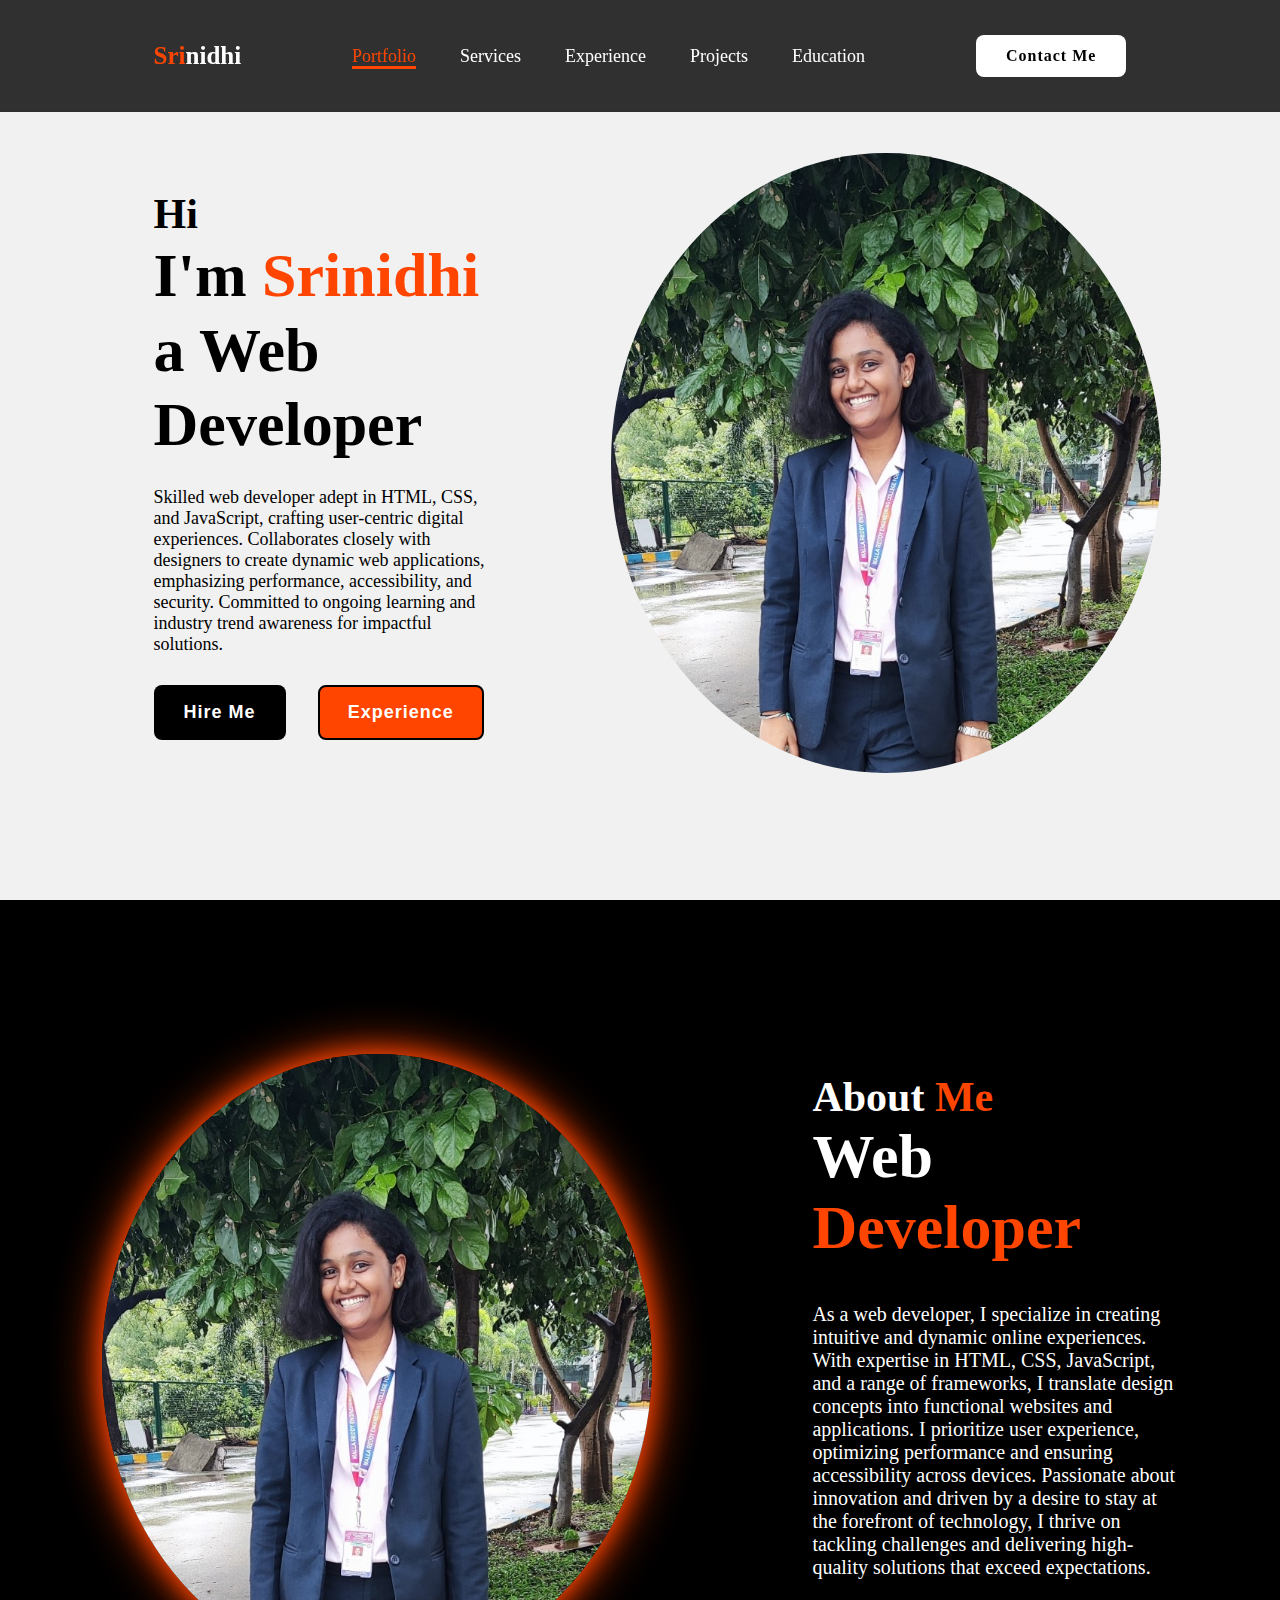
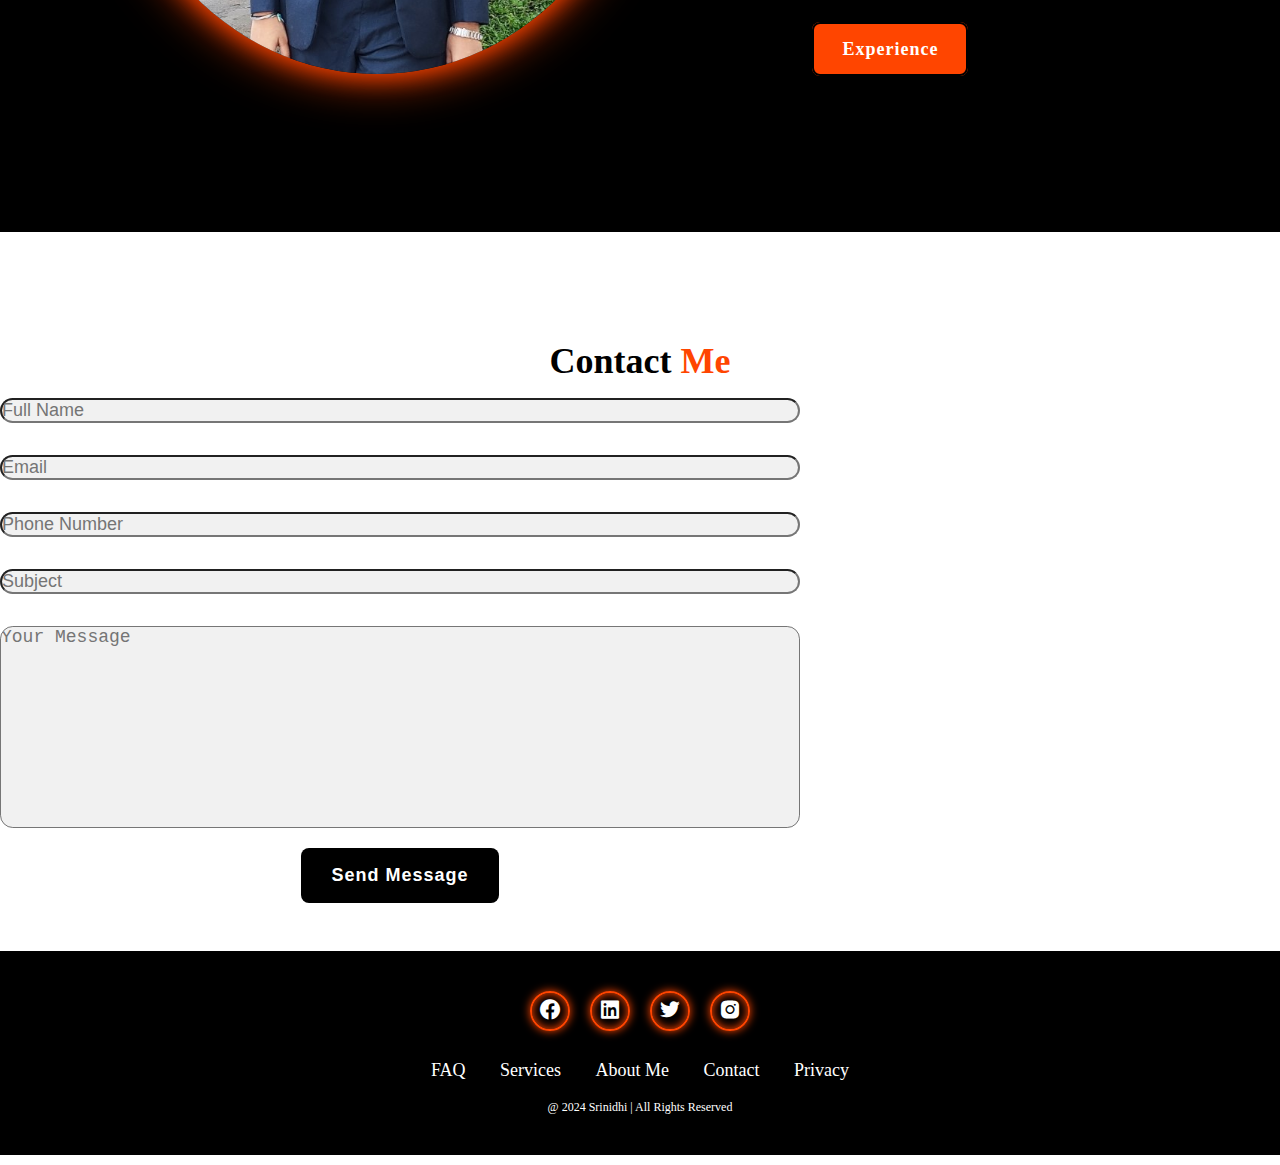
<file: task 1/index.html>
<!DOCTYPE html>
<html lang="en">
<head>
    <meta charset="UTF-8">
    <meta name="viewport" content="width=device-width, initial-scale=1.0">
    <title>My Portfolio</title>
    <link rel="stylesheet" href="style.css">
    <link href='https://unpkg.com/boxicons@2.1.4/css/boxicons.min.css' rel='stylesheet'>
</head>
<body>
    <header class="header">
        <a href="a" class="logo"><span>Sri</span>nidhi</a>
        <nav class="navbar">
            <a href="#" class="active">Portfolio</a>
            <a href="#">Services</a>
            <a href="#">Experience</a>
            <a href="#">Projects</a> 
            <a href="#">Education</a>
        </nav>
        <a href="#" class="contact">Contact Me</a>
    </header>

    <section class="home">
        <div class="home-content">
            <h3>Hi</h3>

            <h1>I'm <span>Srinidhi<br></span>a Web Developer</h1>

            <p>Skilled web developer adept in HTML, CSS, and JavaScript, crafting user-centric digital experiences. Collaborates closely with designers to create dynamic web applications, emphasizing performance, accessibility, and security. Committed to ongoing learning and industry trend awareness for impactful solutions.</p>

            <div class="btn-box">
                <button class="btn-1">Hire Me</button>
                <button class="btn-2">Experience</button>
            </div>
        </div>
        <div class="img-box">
            <img src="image.jpg" alt="">
        </div>
    </section>

    <section class="about">

        <div class="about-img">
            <img src="image.jpg" alt="">
        </div>

        <div class="about-content">
            <h2 class="heading">About <span>Me</span></h2>
            <h3>Web <span>Developer</span></h3>
            <p>As a web developer, I specialize in creating intuitive and dynamic online experiences. With expertise in HTML, CSS, JavaScript, and a range of frameworks, I translate design concepts into functional websites and applications. I prioritize user experience, optimizing performance and ensuring accessibility across devices. Passionate about innovation and driven by a desire to stay at the forefront of technology, I thrive on tackling challenges and delivering high-quality solutions that exceed expectations.</p>
            <a href="#" class="btn-2">Experience</a>
        </div>
    </section>
    <section class="contact-form">
        <h2 class="contact-me">Contact <span> Me</span></h2>
        <form action="#">

            <div class="input-box">
                <input type="text" placeholder="Full Name">
                <input type="email"placeholder="Email">
            </div>

            <div class="input-box">
                <input type="number" placeholder="Phone Number">
                <input type="text"placeholder="Subject">
            </div>
            <textarea name="" id="" cols="30" rows="10" placeholder="Your Message"></textarea>
            <input type="submit" value="Send Message" class="btn-1">
        </form>
    </section>

    <footer class="footer">

        <div class="social">
            <a href="#"><i class='bx bxl-facebook-circle'></i></a>
            <a href="#"><i class='bx bxl-linkedin-square' ></i></a>
            <a href="#"><i class='bx bxl-twitter' ></i></a>
            <a href="#"><i class='bx bxl-instagram-alt' ></i></a>
        </div>

        <ul class="list">
            <li>
                <a href="#">FAQ</a>
            </li>
            <li>
                <a href="#">Services</a>
            </li>
            <li>
                <a href="#">About Me</a>
            </li>
            <li>
                <a href="#">Contact</a>
            </li>
            <li>
                <a href="#">Privacy</a>
            </li>
        </ul>

        <p class="copyright">@ 2024 Srinidhi | All Rights Reserved</p>
    </footer>
</body>
</html>
</file>
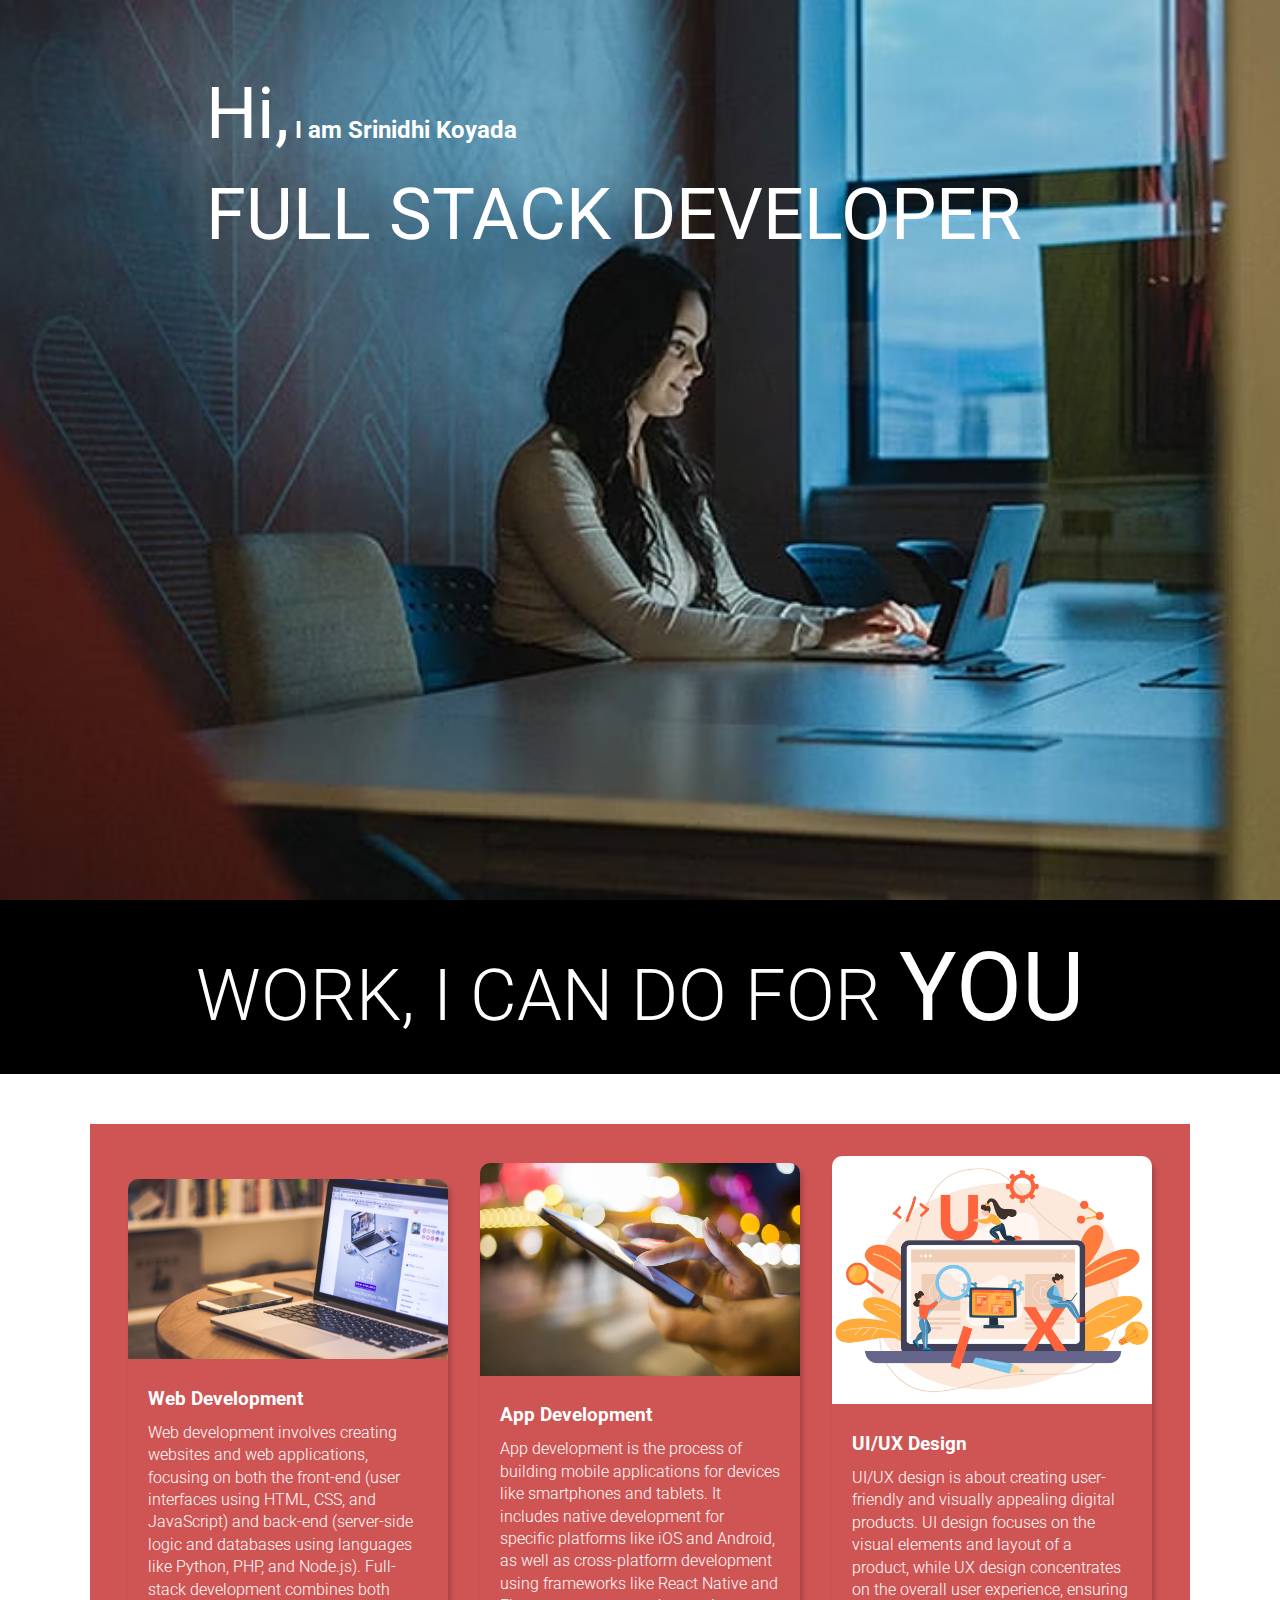
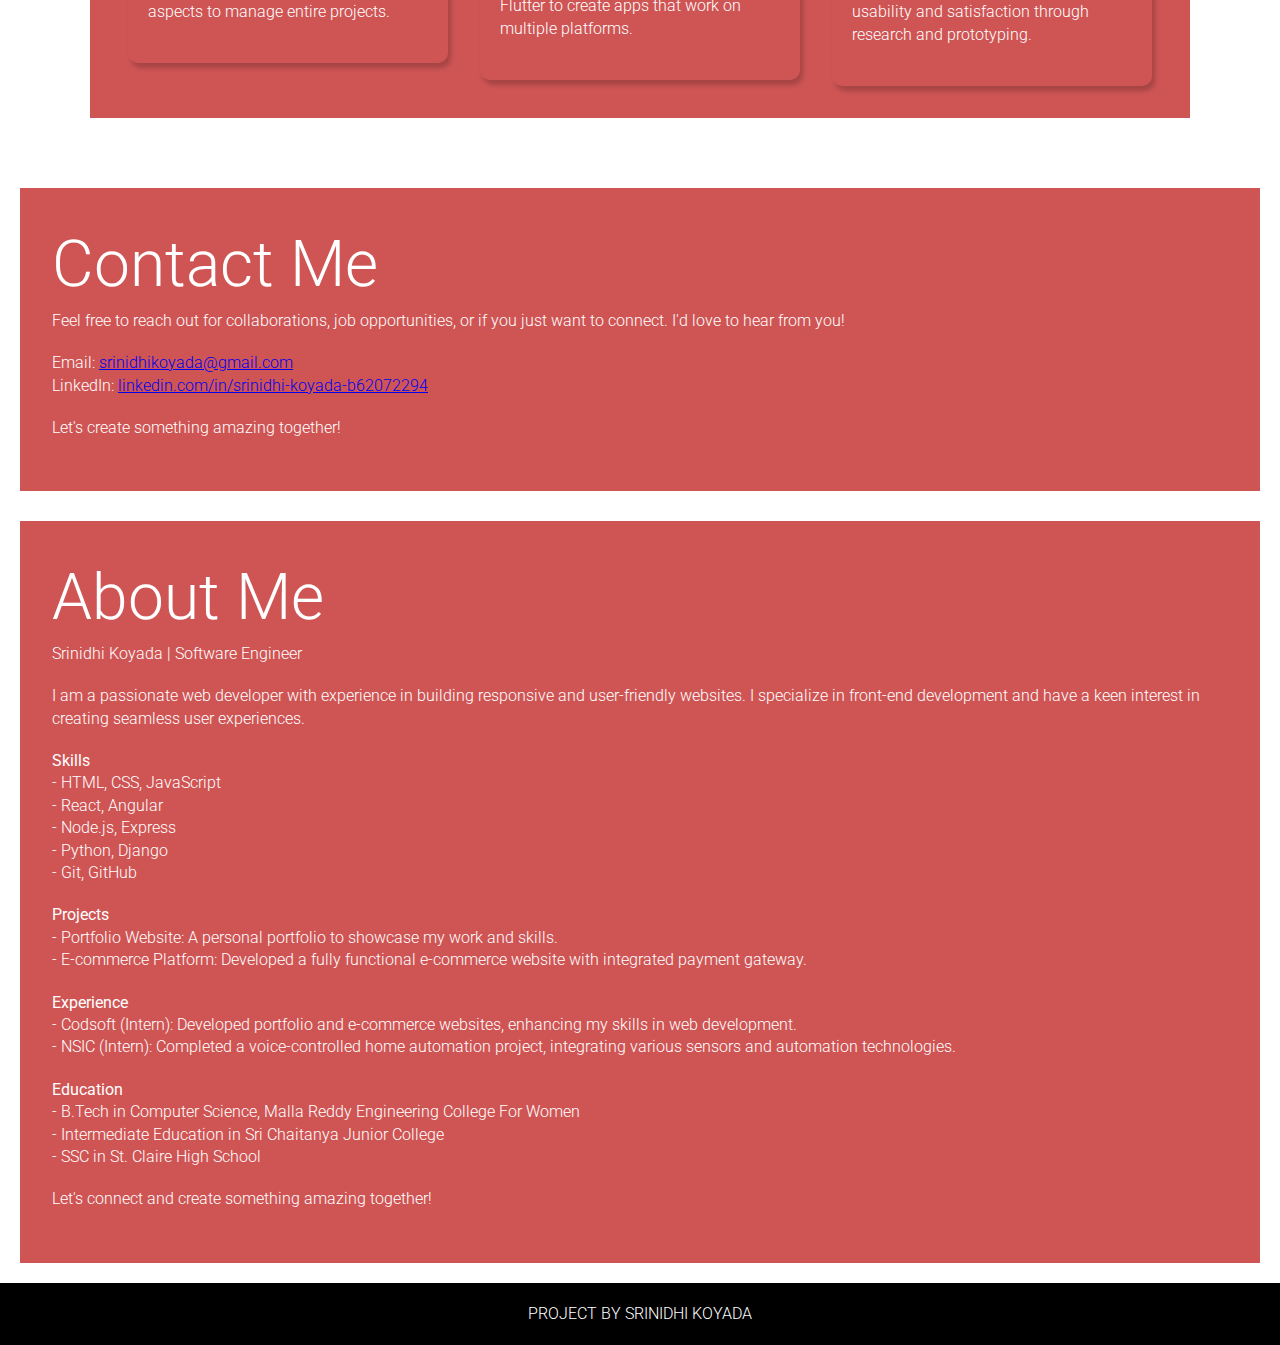
<file: task 2/index.html>
<!DOCTYPE html>
<html lang="en">
<head>
  <meta charset="UTF-8" />
  <meta http-equiv="X-UA-Compatible" content="IE=edge" />
  <meta name="viewport" content="width=device-width, initial-scale=1.0" />
  <title>Developer | Landing Page</title>
  <meta name="description" content="Srinidhi Koyada's portfolio - Full Stack Developer specializing in web development, app development, and UI/UX design. Contact for collaborations and job opportunities." />
  <link rel="stylesheet" href="style.css" />
</head>
<body>
  <section class="hero_section">
    <div class="text_container">
      <h2><span class="lg_text">Hi,</span> I am Srinidhi Koyada</h2>
      <h1 class="lg_text">FULL STACK DEVELOPER</h1>
    </div>
  </section>

  <section class="black_box">
    <h2>WORK, I CAN DO FOR <span>YOU</span></h2>
  </section>

  <section class="work">
    <div class="grid_item">
      <div class="card">
        <div class="image_container">
          <img src="images/web.png" alt="Web Development" />
        </div>
        <div class="card_content">
          <h3>Web Development</h3>
          <p>
            Web development involves creating websites and web applications, focusing on both the front-end (user interfaces using HTML, CSS, and JavaScript) and back-end (server-side logic and databases using languages like Python, PHP, and Node.js). Full-stack development combines both aspects to manage entire projects.
          </p>
        </div>
      </div>
    </div>
    <div class="grid_item">
      <div class="card">
        <div class="image_container">
          <img src="images/mobile.png" alt="App Development" />
        </div>
        <div class="card_content">
          <h3>App Development</h3>
          <p>
            App development is the process of building mobile applications for devices like smartphones and tablets. It includes native development for specific platforms like iOS and Android, as well as cross-platform development using frameworks like React Native and Flutter to create apps that work on multiple platforms.
          </p>
        </div>
      </div>
    </div>
    <div class="grid_item">
      <div class="card">
        <div class="image_container">
          <img src="images/uiux.png" alt="UI/UX Design" />
        </div>
        <div class="card_content">
          <h3>UI/UX Design</h3>
          <p>
            UI/UX design is about creating user-friendly and visually appealing digital products. UI design focuses on the visual elements and layout of a product, while UX design concentrates on the overall user experience, ensuring usability and satisfaction through research and prototyping.
          </p>
        </div>
      </div>
    </div>
  </section>

  <section class="bottom_section">
    <div class="contact">
      <h2>Contact Me</h2>
      <p>
        Feel free to reach out for collaborations, job opportunities, or if you just want to connect. I'd love to hear from you!
      </p>
      <p>
        Email: <a href="mailto:srinidhikoyada@gmail.com">srinidhikoyada@gmail.com</a><br />
        LinkedIn: <a href="https://linkedin.com/in/srinidhi-koyada-b62072294" target="_blank">linkedin.com/in/srinidhi-koyada-b62072294</a>
      </p>
      <p>Let's create something amazing together!</p>
    </div>
    <div class="about">
      <h2>About Me</h2>
      <p>Srinidhi Koyada | Software Engineer</p>
      <p>
        I am a passionate web developer with experience in building responsive and user-friendly websites. I specialize in front-end development and have a keen interest in creating seamless user experiences.
      </p>
      <p>
        <strong>Skills</strong><br />
        - HTML, CSS, JavaScript<br />
        - React, Angular<br />
        - Node.js, Express<br />
        - Python, Django<br />
        - Git, GitHub
      </p>
      <p>
        <strong>Projects</strong><br />
        - Portfolio Website: A personal portfolio to showcase my work and skills.<br />
        - E-commerce Platform: Developed a fully functional e-commerce website with integrated payment gateway.
      </p>
      <p>
        <strong>Experience</strong><br />
        - Codsoft (Intern): Developed portfolio and e-commerce websites, enhancing my skills in web development.<br />
        - NSIC (Intern): Completed a voice-controlled home automation project, integrating various sensors and automation technologies.
      </p>
      <p>
        <strong>Education</strong><br />
        - B.Tech in Computer Science, Malla Reddy Engineering College For Women<br />
        - Intermediate Education in Sri Chaitanya Junior College<br />
        - SSC in St. Claire High School
      </p>
      <p>Let's connect and create something amazing together!</p>
    </div>
  </section>

  <footer>Project By Srinidhi Koyada</footer>
</body>
</html>
</file>
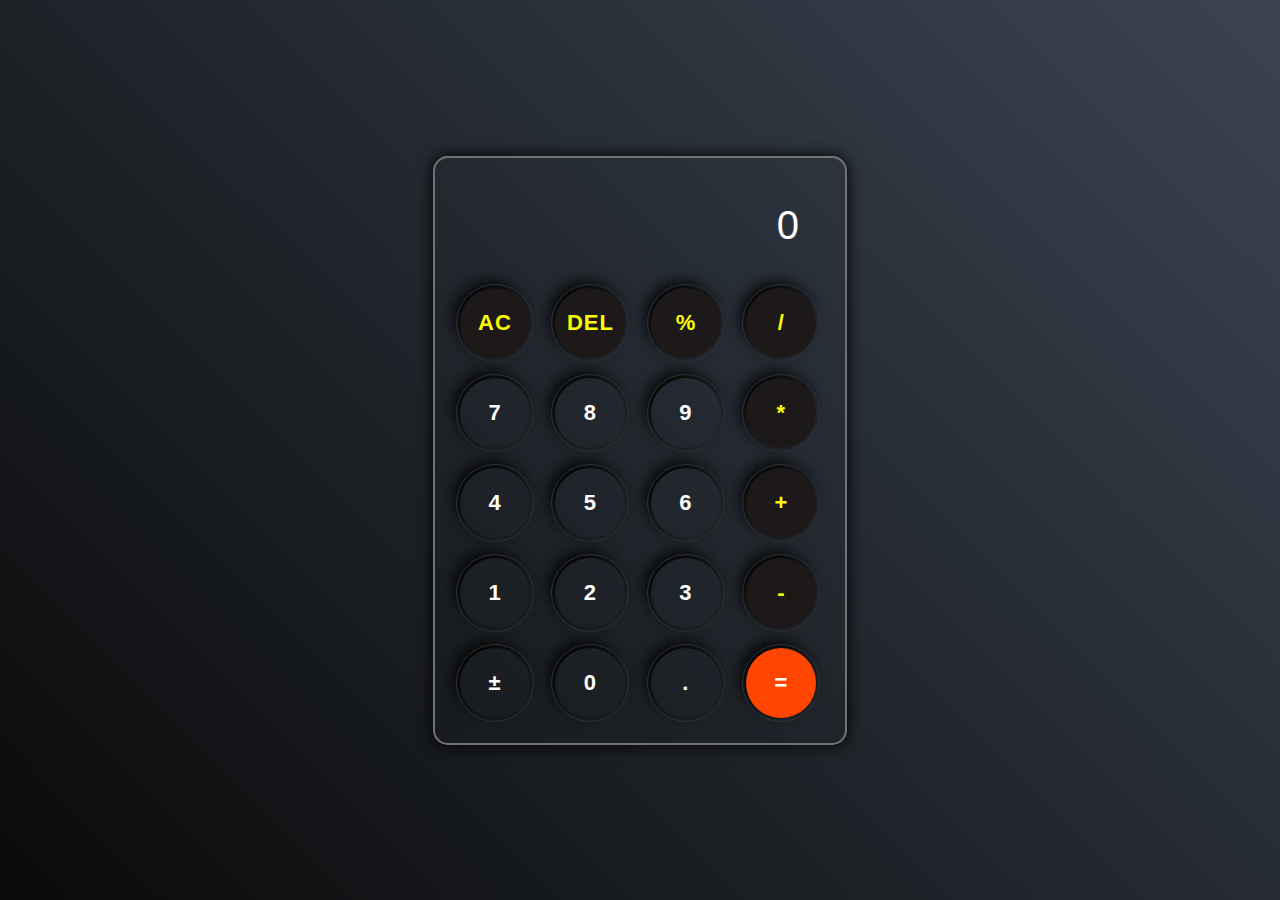
<file: task 3/index.html>
<!DOCTYPE html>
<html lang="en">
<head>
    <meta charset="UTF-8">
    <meta name="viewport" content="width=device-width, initial-scale=1.0">
    <title>Calculator </title>
    <link rel="stylesheet" href="style.css">
</head>
<body>
    <div class="calculator">
        <div class="display">
            <input type="text" id="inputBox" value="0" placeholder="0" disabled>
        </div>
        <div class="row">
            <button type="button" class="opr">AC</button>
            <button type="button" class="opr">DEL</button>
            <button type="button" class="opr">%</button>
            <button type="button" class="opr">/</button>
        </div>
        <div class="row">
            <button type="button">7</button>
            <button type="button">8</button>
            <button type="button">9</button>
            <button type="button" class="opr">*</button>
        </div>
        <div class="row">
            <button type="button">4</button>
            <button type="button">5</button>
            <button type="button">6</button>
            <button type="button" class="opr">+</button>
        </div>
        <div class="row">
            <button type="button">1</button>
            <button type="button">2</button>
            <button type="button">3</button>
            <button type="button" class="opr">-</button>
        </div>
        <div class="row">
            <button type="button" id="plusMinus">&#xB1;</button>
            <button type="button">0</button>
            <button type="button">.</button>
            <button type="button" id="eqBtn">=</button>
        </div>

    </div>
    <script src="app.js"></script>
</body>
</html>
</file>
<file: task 1/style.css>
*{
    margin: 0;
    padding: 0;
    box-sizing: border-box;
    font-size: 'poppins', sans-serif;
    text-decoration: none;
    list-style: none;
}
.header{
    position: fixed;
    top: 0;
    left: 0;
    width: 100%;
    padding: 35px 12%;
    background: rgba(0, 0, 0, 0.8);
    backdrop-filter: blur(10px);
    display: flex;
    justify-content: space-between;
    align-items: center;
    z-index: 100;
}
.logo{
    font-size: 25px;
    color: white;
    font-weight: 600;
    transition: 0.3s ease;
}
.logo:hover{
    color: orangered;
    text-shadow: 0 0 25px orangered, 0 0 50px orangered;
    transform: scale(1.1);
}
span{
    color: orangered;
}
.navbar a{
    font-size: 18px;
    color: white;
    font-weight: 500;
    margin: 0 20px;
    border-bottom: 3px solid transparent;
    transition: 0.3s ease;
}
.navbar a:hover,
.navbar a.active{
    color: orangered;
    border-bottom: 3px solid orangered;
}
.contact{
    padding: 10px 28px;
    background-color: white;
    color: black;
    border: 2px solid transparent;
    border-radius: 8px;
    font-size: 16px;
    letter-spacing: 1px;
    font-weight: 600;
    transition: 0.3s ease;
}
.contact:hover{
    background-color: orangered;
    box-shadow: 0 0 25px orangered;
    color: white;
}
.home{
    width: 100%;
    min-height: 100vh;
    background: rgb(241, 241, 241);
    display: flex;
    align-items: center;
    gap: 7em;
    padding: 30px 12% 0;
}
.home-content{
    max-width: 800px;
}
.home-content h3{
    font-size: 42px;
}
.home-content h1{
    font-size: 62px;
    line-height: 1.2;
}
.home-content p{
    font-size: 18px;
    margin: 25px 0 30px;
}
.btn-box{
    width: 345px;
    display: flex;
    gap: 2em;
}
.btn-1{
    padding: 15px 28px;
    background-color: black;
    color: white;
    border: 2px solid transparent;
    border-radius: 8px;
    font-size: 18px;
    letter-spacing: 1px;
    font-weight: 600;
    transition: 0.3s ease;
    cursor: pointer;
}
.btn-1:hover{
    background-color: white;
    color: black;
    border: 2px solid black;
}
.btn-2{
    padding: 15px 28px;
    background-color: orangered;
    color: white;
    border: 2px solid black;
    border-radius: 8px;
    font-size: 18px;
    letter-spacing: 1px;
    font-weight: 600;
    transition: 0.3s ease;
    cursor: pointer; 
}
.btn-2:hover{
    background-color: white;
    color: orangered;
}
.img-box img{
    border-radius: 50%;
    width: 550px;
}

::-webkit-scrollbar{
    width: 15px;
}
::-webkit-scrollbar-thumb{
    background-color: orangered;
}
::-webkit-scrollbar-track{
    background-color: rgba(0, 0, 0, 0.6);
    width: 50px;
}

.about{
    display: flex;
    justify-content: center;
    align-items: center;
    padding: 12% 8%;
    gap: 10em;
    background: black;
}
.about-img img{
    position: relative;
    width: 550px;
    box-shadow: 0 0 25px orangered, 0 0 50px orangered;
    border-radius: 50%;
}
.about-content h2{
    text-align: left;
    color: white;
    font-size: 42px;
}
.about-content h3{
    font-size: 62px;
    color: white;
}
.about-content p{
    color: white;
    font-size: 20px;
    margin: 2em 0 3em
}

.contact-form h2{
    text-align: center;
    margin-top: 3em;
    margin-bottom: lem;
    font-size: 36px;
}
.contact-form form{
    max-width: 50em;
    margin: lrem auto;
    text-align: center;
    margin-bottom: 3em;
}
.contact-form form .input-box{
    display: flex;
    justify-content: center;
    flex-wrap: wrap;
}

.contact-form form .input-box input,
.contact-form form textarea{
    width: 100%;
    padding: 1.Sem;
    font-size: 18px;
    color: black;
    background: rgb(241, 241, 241);
    border-radius: .8rem;
    margin: 1rem 0;
    resize: none;
}
.footer{
    position: relative;
    bottom: 0;
    width: 100%;
    padding: 40px 0;
    background-color: black;
}
.footer .social{
    text-align: center;
    padding-bottom: 25px;
    color: white;
}
.footer .social a{
    font-size: 24px;
    color: white;
    border: 2px solid orangered;
    width: 40px;
    height: 40px;
    line-height: 38px;
    display: inline-block;
    text-align: center;
    border-radius: 50%;
    margin: 0 8px;
    box-shadow: inset 0 0 10px orangered, 0 0 10px orangered;
    transition: 0.3s ease;
}
.footer .social a:hover{
    transform: scale(1.2)translateY(-10px);
    color: orangered;
    border: 2px solid orangered;
}
.footer ul{
    margin-top: 0;
    padding: 0;
    font-size: 18px;
    line-height: 1.6;
    margin-bottom: 0;
    text-align: center;
}
.footer ul li a{
    color: white;
    border-bottom: 3px solid transparent;
    transition: 0.3s ease;
}
.footer ul li a:hover{
    border-bottom: 3px solid orangered;
}
.footer ul li{
    display: inline-block;
    padding: 0 15px;
}
.footer .copyright{
    margin-top: 15px;
    text-align: center;
    font-size: 12px;
    color: white;
}
</file>
<file: task 3/style.css>
*{
    margin: 0;
    padding: 0;
    box-sizing: border-box;
    font-family: Arial, Helvetica, sans-serif;
    letter-spacing: 1px;
}

body{
    min-height: 100vh;
    max-width: 100%;
    display: flex;
    justify-content: center;
    align-items: center;
    /* display: grid;
    place-items: center; */
    background: linear-gradient(45deg, #0a0a0a, #3a4452);
}

.calculator{
    padding: 15px;
    box-shadow: 0 0 15px #000;
    border: 2px solid rgb(116,114,114);
    border-radius: 15px;
}

.display input{
    width: 360px;
    border: none;
    outline: none;
    padding: 20px;
    margin: 10px;
    background: transparent;
    color: #fff;
    font-size: 40px;
    text-align: right;
    cursor: pointer;
}

input::placeholder{
    color: #fff;
}

button{
    width: 70px;
    height: 70px;
    margin: 10px;
    background: transparent;
    color: #fff;
    font-size: 22px;
    font-weight: 600;
    border: 0;
    border-radius: 50%;
    box-shadow: -5px -6px 15px #000;
    outline: 1px solid #313131;
    outline-offset: 3px;
    cursor: pointer;
}

button:active{
    background: #000;
    transform: translate(2px, 2px);
}

.opr{
    color: #fbff00;
    background: #1e1919;
    font-weight: 700;
}

#eqBtn{
    background: orangered;
    font-weight: 900;
}
</file>
<file: task 2/style.css>
@import url("https://fonts.googleapis.com/css2?family=Roboto:ital,wght@0,100;0,300;0,400;0,500;0,700;0,900;1,100;1,300;1,400;1,500;1,700;1,900&display=swap");

/* Reset and base styles */
* {
  margin: 0;
  padding: 0;
  box-sizing: border-box;
}

html,
body {
  line-height: 1.4;
  font-weight: 300;
  font-family: "Roboto", sans-serif;
}

/* Hero section */
.hero_section {
  background-image: url(images/developer.png);
  min-height: 100vh;
  background-position: center;
  background-size: cover;
  background-repeat: no-repeat;
}

.text_container {
  color: white;
  max-width: 900px;
  margin: 0 auto;
  padding-top: 64px;
  padding-left: 16px;
}

.lg_text {
  font-size: 72px;
  font-weight: 400;
}

/* Black box section */
.black_box {
  background-color: #000;
  padding: 20px;
}

.black_box h2 {
  font-size: 72px;
  color: white;
  text-align: center;
  font-weight: 300;
}

.black_box h2 span {
  font-weight: 400;
  font-size: 96px;
}

/* Work section */
.work {
  display: grid;
  gap: 20px;
  grid-template-columns: repeat(auto-fit, minmax(280px, 1fr));
  max-width: 1100px;
  margin: 50px auto;
}

.grid_item {
  display: flex;
  justify-content: center;
  align-items: center;
}

.card {
  width: 100%;
  max-width: 320px;
  border-radius: 10px;
  box-shadow: 3px 5px 5px rgba(1, 1, 1, 0.2);
  transition: 0.2s ease-in-out;
}

.card:hover {
  transform: scale(1.04);
  box-shadow: 3px 5px 5px rgba(1, 1, 1, 0.3);
}

.image_container img {
  width: 100%;
  height: auto;
  border-radius: 10px 10px 0 0;
}

.card_content {
  padding: 20px;
}

.card_content h3 {
  margin-bottom: 10px;
}

/* Bottom section */
.bottom_section {
  display: flex;
  flex-direction: column;
  gap: 30px;
  padding: 20px;
}

.contact,
.about,
.work {
  min-height: 300px;
  padding: 32px;
  color: white;
  background-color: #cf5555;
}

.about h2,
.contact h2,
.work h2 {
  font-size: 64px;
  font-weight: 300;
}

.about p,
.contact p,
.work p {
  margin-bottom: 20px;
}

/* Footer */
footer {
  text-align: center;
  text-transform: uppercase;
  background-color: #000;
  padding: 20px;
  color: white;
}

/* Media Queries */
@media (max-width: 786px) {
  .hero_section {
    min-height: 50vh;
  }
  .text_container {
    padding: 10px 0;
    text-align: center;
  }
  .lg_text {
    font-size: 32px;
  }
  .black_box h2 {
    font-size: 24px;
  }
  .black_box h2 span {
    font-weight: 400;
    font-size: 32px;
  }
  .bottom_section {
    flex-direction: column;
  }
  .about h2,
  .contact h2,
  .work h2 {
    font-size: 32px;
  }
}
</file>
